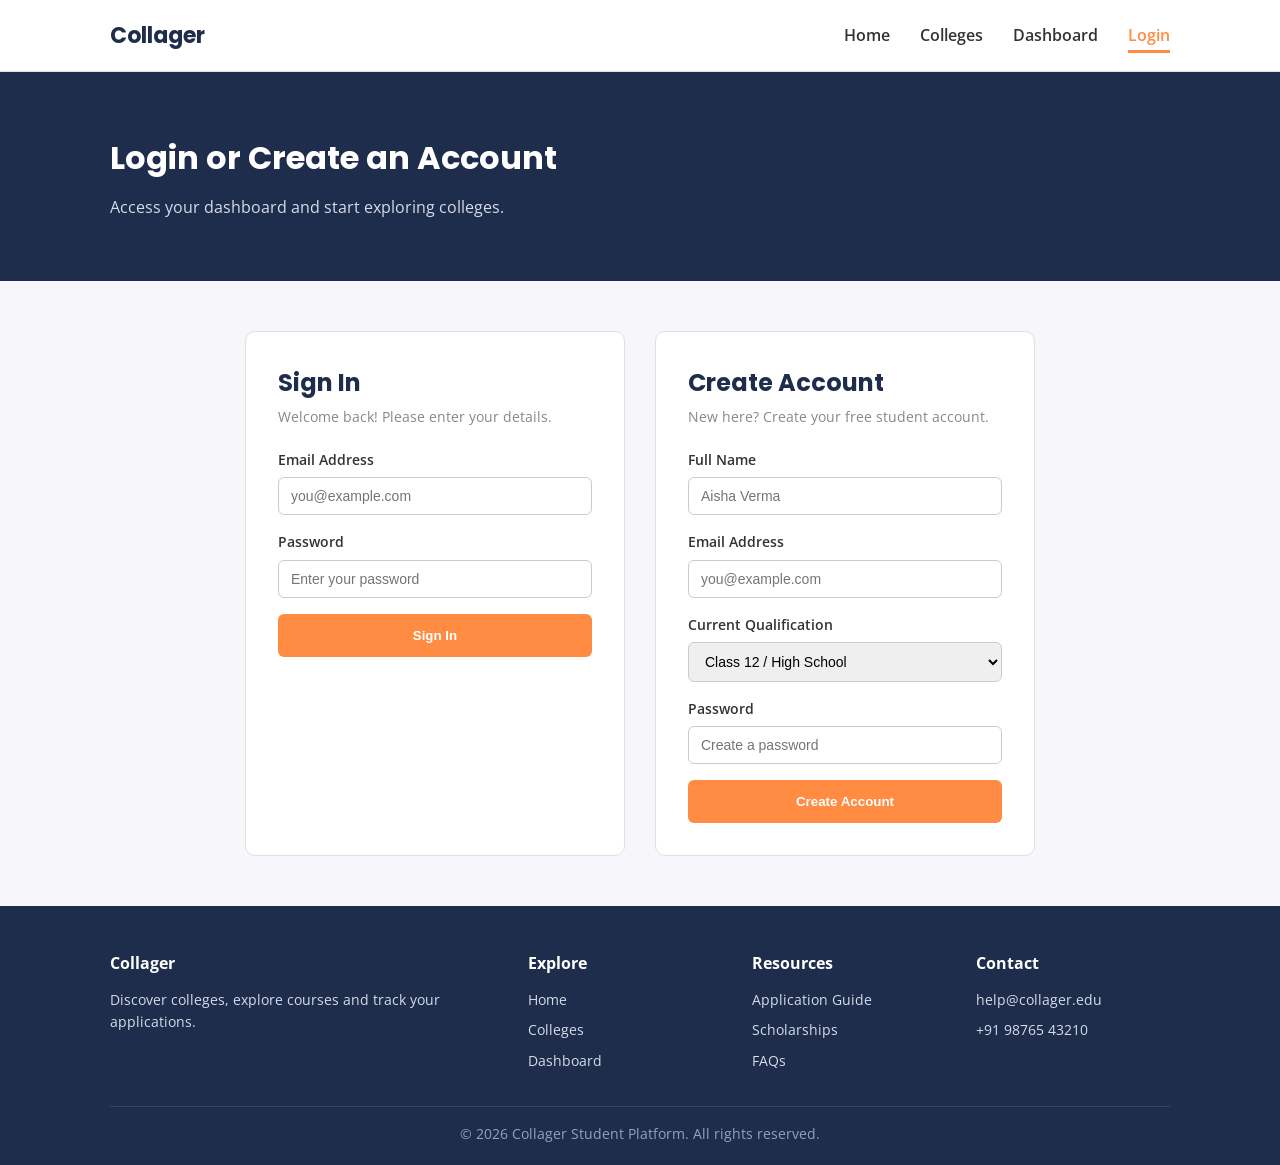
<file: index.html>
<!DOCTYPE html>
<html lang="en">
<head>
<meta charset="UTF-8">
<meta name="viewport" content="width=device-width, initial-scale=1.0">
<title>Collager - Login & Register</title>
<link rel="stylesheet" href="style.css">
</head>
<body>

<nav class="navbar">
  <div class="container">
    <div class="logo">Collager</div>
    <ul class="nav-links">
      <li><a href="home.html">Home</a></li>
      <li><a href="college-details.html">Colleges</a></li>
      <li><a href="dashboard.html">Dashboard</a></li>
      <li><a href="index.html" class="active">Login</a></li>
    </ul>
  </div>
</nav>

<header class="page-header">
  <div class="container">
    <h1>Login or Create an Account</h1>
    <p>Access your dashboard and start exploring colleges.</p>
  </div>
</header>

<section class="container">
  <div class="auth-wrapper">
    <div class="auth-box">
      <h2>Sign In</h2>
      <p class="subtitle">Welcome back! Please enter your details.</p>
      <form>
        <div class="form-group"><label for="login-email">Email Address</label><input type="email" id="login-email" placeholder="you@example.com" required></div>
        <div class="form-group"><label for="login-password">Password</label><input type="password" id="login-password" placeholder="Enter your password" required></div>
        <button type="submit" class="btn btn-primary">Sign In</button>
      </form>
    </div>

    <div class="auth-box">
      <h2>Create Account</h2>
      <p class="subtitle">New here? Create your free student account.</p>
      <form>
        <div class="form-group"><label for="reg-name">Full Name</label><input type="text" id="reg-name" placeholder="Aisha Verma" required></div>
        <div class="form-group"><label for="reg-email">Email Address</label><input type="email" id="reg-email" placeholder="you@example.com" required></div>
        <div class="form-group">
          <label for="reg-grade">Current Qualification</label>
          <select id="reg-grade">
            <option>Class 12 / High School</option>
            <option>Undergraduate</option>
            <option>Diploma</option>
          </select>
        </div>
        <div class="form-group"><label for="reg-password">Password</label><input type="password" id="reg-password" placeholder="Create a password" required></div>
        <button type="submit" class="btn btn-primary">Create Account</button>
      </form>
    </div>
  </div>
</section>

<footer class="footer">
  <div class="container">
    <div class="footer-grid">
      <div><h4>Collager</h4><p>Discover colleges, explore courses and track your applications.</p></div>
      <div><h4>Explore</h4><ul><li><a href="home.html">Home</a></li><li><a href="college-details.html">Colleges</a></li><li><a href="dashboard.html">Dashboard</a></li></ul></div>
      <div><h4>Resources</h4><ul><li><a href="#">Application Guide</a></li><li><a href="#">Scholarships</a></li><li><a href="#">FAQs</a></li></ul></div>
      <div><h4>Contact</h4><ul><li><a href="#">help@collager.edu</a></li><li><a href="#">+91 98765 43210</a></li></ul></div>
    </div>
    <div class="footer-bottom"><p>&copy; 2026 Collager Student Platform. All rights reserved.</p></div>
  </div>
</footer>

</body>
</html>
</file>
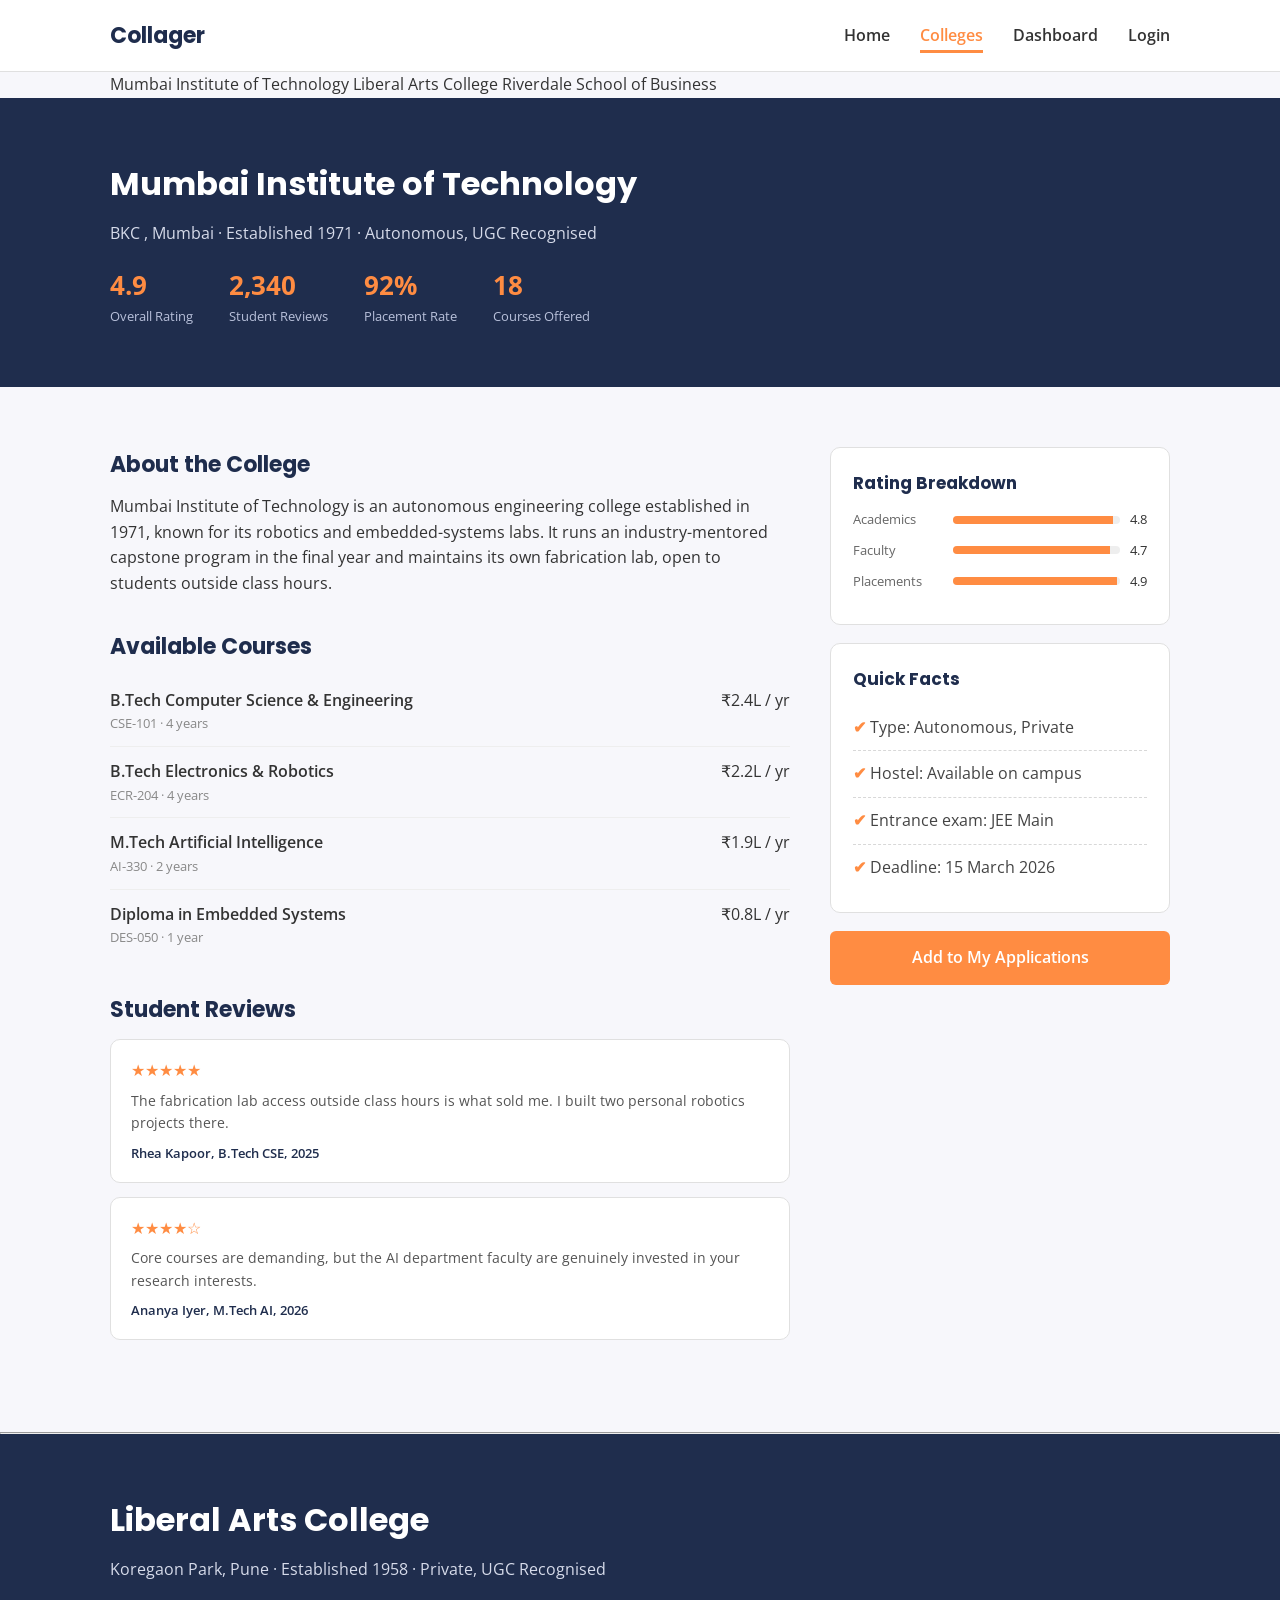
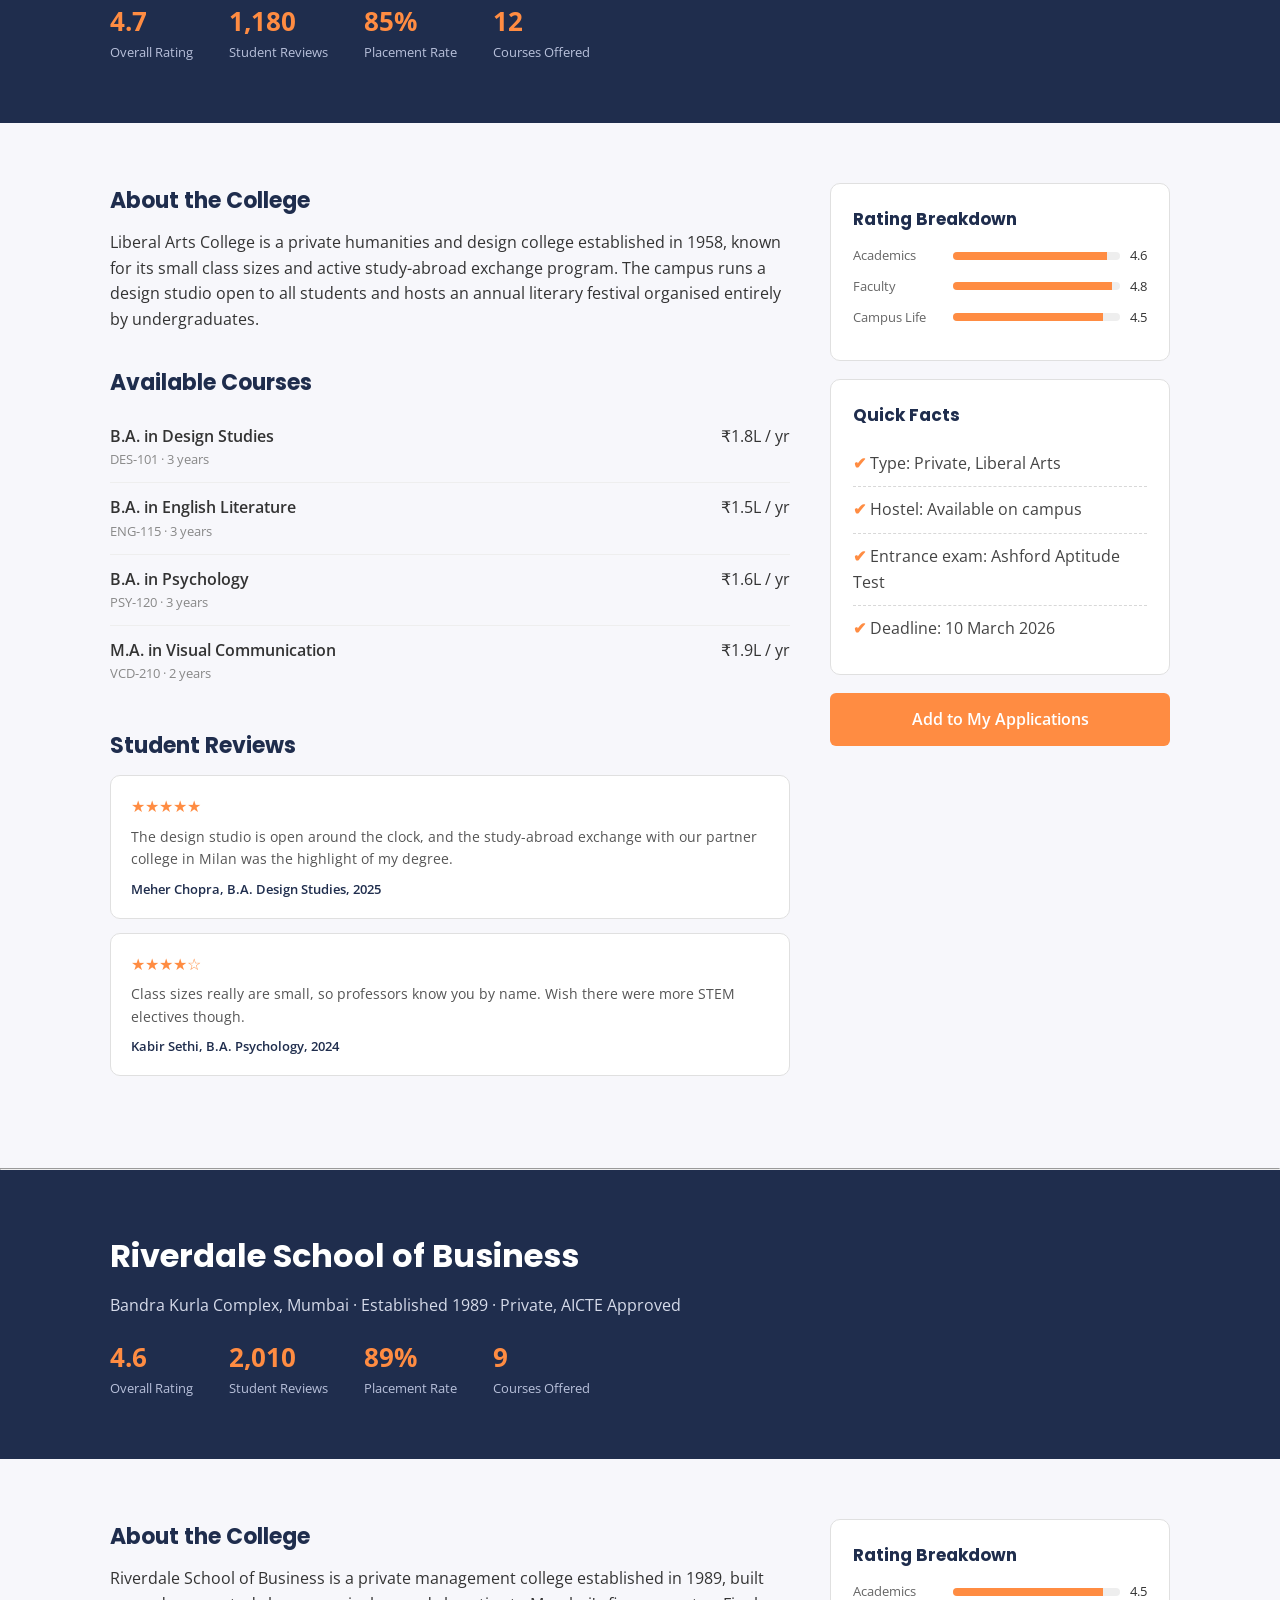
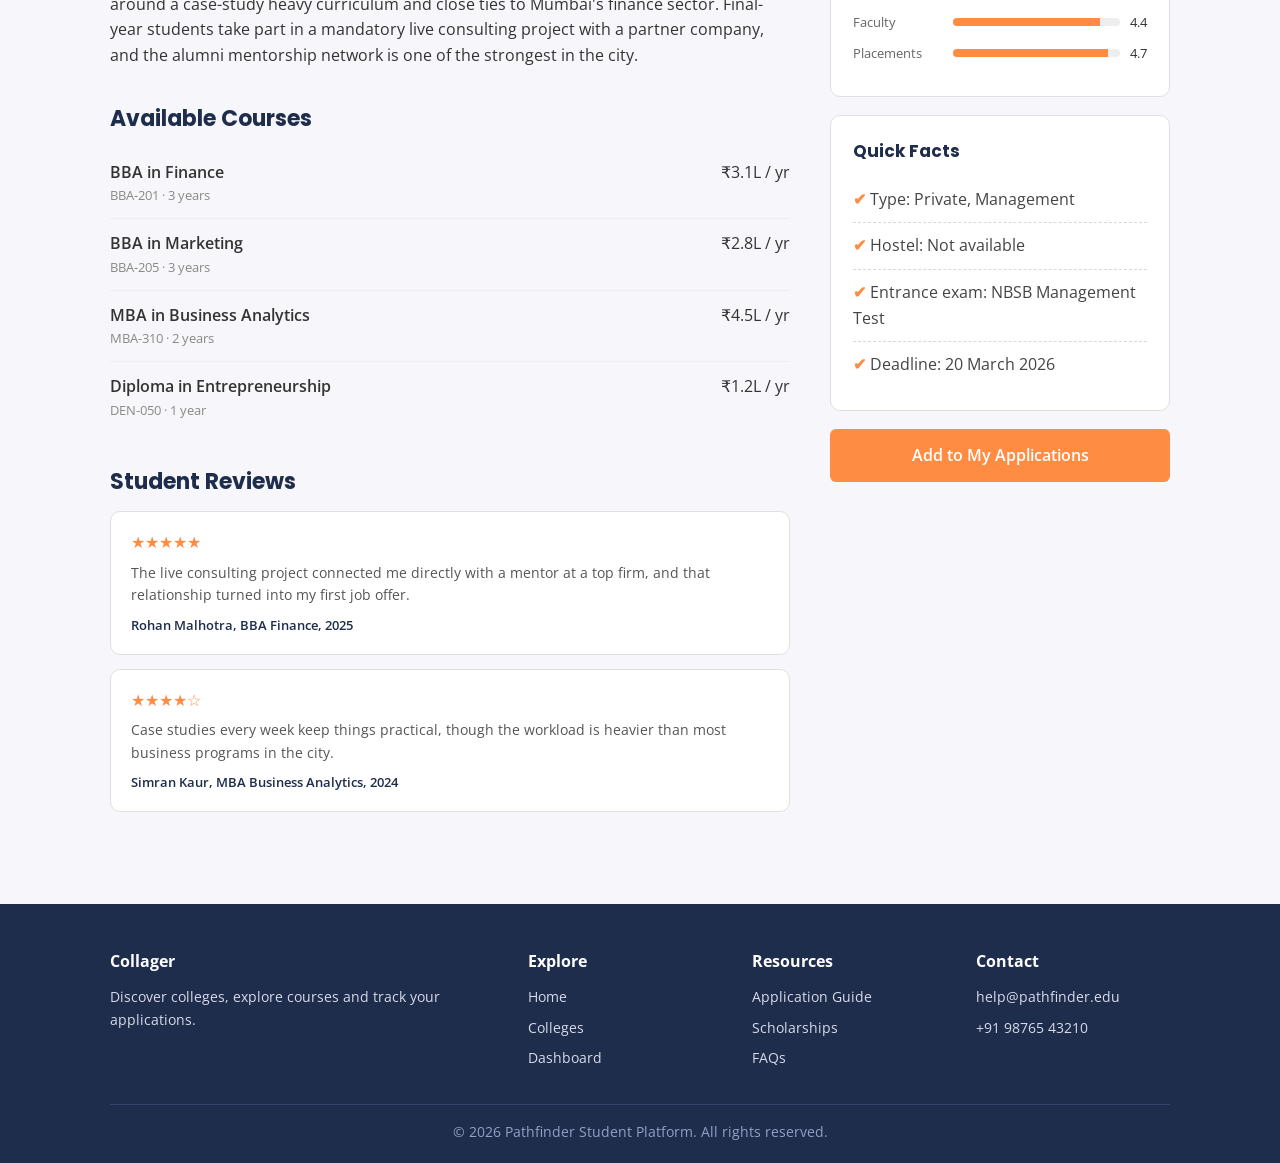
<file: college-details.html>
<!DOCTYPE html>
<html lang="en">
<head>
<meta charset="UTF-8">
<meta name="viewport" content="width=device-width, initial-scale=1.0">
<title>College Details - Collager</title>
<link rel="stylesheet" href="style.css">

</head>
<body>

<nav class="navbar">
  <div class="container">
    <div class="logo">Collager</div>
    <ul class="nav-links">
      <li><a href="home.html">Home</a></li>
      <li><a href="college-details.html" class="active">Colleges</a></li>
      <li><a href="dashboard.html">Dashboard</a></li>
      <li><a href="index.html">Login</a></li>
    </ul>
  </div>
</nav>

<section class="college-jump">
  <div class="container">
    <a href="#meridian">Mumbai Institute of Technology</a>
    <a href="#ashford"> Liberal Arts College</a>
    <a href="#northbridge"> Riverdale School of Business</a>
  </div>
</section>

<!-- ===================== MERIDIAN ===================== -->
<header class="page-header" id="meridian">
  <div class="container">
    <h1>Mumbai Institute of Technology</h1>
    <p>BKC , Mumbai &middot; Established 1971 &middot; Autonomous, UGC Recognised</p>
    <div class="detail-stats">
      <div><div class="num">4.9</div><div class="label">Overall Rating</div></div>
      <div><div class="num">2,340</div><div class="label">Student Reviews</div></div>
      <div><div class="num">92%</div><div class="label">Placement Rate</div></div>
      <div><div class="num">18</div><div class="label">Courses Offered</div></div>
    </div>
  </div>
</header>

<section class="section">
  <div class="container">
    <div class="detail-layout">
      <div>
        <div class="detail-block">
          <h2>About the College</h2>
          <p>Mumbai Institute of Technology is an autonomous engineering college established in 1971, known for its robotics and embedded-systems labs. It runs an industry-mentored capstone program in the final year and maintains its own fabrication lab, open to students outside class hours.</p>
        </div>

        <div class="detail-block">
          <h2>Available Courses</h2>
          <ul class="course-list">
            <li><div><div class="course-name">B.Tech Computer Science &amp; Engineering</div><div class="course-code">CSE-101 &middot; 4 years</div></div><span>₹2.4L / yr</span></li>
            <li><div><div class="course-name">B.Tech Electronics &amp; Robotics</div><div class="course-code">ECR-204 &middot; 4 years</div></div><span>₹2.2L / yr</span></li>
            <li><div><div class="course-name">M.Tech Artificial Intelligence</div><div class="course-code">AI-330 &middot; 2 years</div></div><span>₹1.9L / yr</span></li>
            <li><div><div class="course-name">Diploma in Embedded Systems</div><div class="course-code">DES-050 &middot; 1 year</div></div><span>₹0.8L / yr</span></li>
          </ul>
        </div>

        <div class="detail-block">
          <h2>Student Reviews</h2>
          <div class="review-card">
            <div class="stars">★★★★★</div>
            <p>The fabrication lab access outside class hours is what sold me. I built two personal robotics projects there.</p>
            <div class="who">Rhea Kapoor, B.Tech CSE, 2025</div>
          </div>
          <div class="review-card">
            <div class="stars">★★★★☆</div>
            <p>Core courses are demanding, but the AI department faculty are genuinely invested in your research interests.</p>
            <div class="who">Ananya Iyer, M.Tech AI, 2026</div>
          </div>
        </div>
      </div>

      <aside>
        <div class="side-box">
          <h3>Rating Breakdown</h3>
          <div class="bar-row"><span>Academics</span><div class="bar-track"><div class="bar-fill" style="width:96%"></div></div><span>4.8</span></div>
          <div class="bar-row"><span>Faculty</span><div class="bar-track"><div class="bar-fill" style="width:94%"></div></div><span>4.7</span></div>
          <div class="bar-row"><span>Placements</span><div class="bar-track"><div class="bar-fill" style="width:98%"></div></div><span>4.9</span></div>
        </div>

        <div class="side-box">
          <h3>Quick Facts</h3>
          <ul class="tick-list">
            <li>Type: Autonomous, Private</li>
            <li>Hostel: Available on campus</li>
            <li>Entrance exam: JEE Main</li>
            <li>Deadline: 15 March 2026</li>
          </ul>
        </div>

        <a href="dashboard.html" class="btn btn-primary" style="width:100%; text-align:center;">Add to My Applications</a>
      </aside>
    </div>
  </div>
</section>

<hr class="college-divider">


<header class="page-header" id="ashford">
  <div class="container">
    <h1>Liberal Arts College</h1>
    <p>Koregaon Park, Pune &middot; Established 1958 &middot; Private, UGC Recognised</p>
    <div class="detail-stats">
      <div><div class="num">4.7</div><div class="label">Overall Rating</div></div>
      <div><div class="num">1,180</div><div class="label">Student Reviews</div></div>
      <div><div class="num">85%</div><div class="label">Placement Rate</div></div>
      <div><div class="num">12</div><div class="label">Courses Offered</div></div>
    </div>
  </div>
</header>

<section class="section">
  <div class="container">
    <div class="detail-layout">
      <div>
        <div class="detail-block">
          <h2>About the College</h2>
          <p> Liberal Arts College is a private humanities and design college established in 1958, known for its small class sizes and active study-abroad exchange program. The campus runs a design studio open to all students and hosts an annual literary festival organised entirely by undergraduates.</p>
        </div>

        <div class="detail-block">
          <h2>Available Courses</h2>
          <ul class="course-list">
            <li><div><div class="course-name">B.A. in Design Studies</div><div class="course-code">DES-101 &middot; 3 years</div></div><span>₹1.8L / yr</span></li>
            <li><div><div class="course-name">B.A. in English Literature</div><div class="course-code">ENG-115 &middot; 3 years</div></div><span>₹1.5L / yr</span></li>
            <li><div><div class="course-name">B.A. in Psychology</div><div class="course-code">PSY-120 &middot; 3 years</div></div><span>₹1.6L / yr</span></li>
            <li><div><div class="course-name">M.A. in Visual Communication</div><div class="course-code">VCD-210 &middot; 2 years</div></div><span>₹1.9L / yr</span></li>
          </ul>
        </div>

        <div class="detail-block">
          <h2>Student Reviews</h2>
          <div class="review-card">
            <div class="stars">★★★★★</div>
            <p>The design studio is open around the clock, and the study-abroad exchange with our partner college in Milan was the highlight of my degree.</p>
            <div class="who">Meher Chopra, B.A. Design Studies, 2025</div>
          </div>
          <div class="review-card">
            <div class="stars">★★★★☆</div>
            <p>Class sizes really are small, so professors know you by name. Wish there were more STEM electives though.</p>
            <div class="who">Kabir Sethi, B.A. Psychology, 2024</div>
          </div>
        </div>
      </div>

      <aside>
        <div class="side-box">
          <h3>Rating Breakdown</h3>
          <div class="bar-row"><span>Academics</span><div class="bar-track"><div class="bar-fill" style="width:92%"></div></div><span>4.6</span></div>
          <div class="bar-row"><span>Faculty</span><div class="bar-track"><div class="bar-fill" style="width:95%"></div></div><span>4.8</span></div>
          <div class="bar-row"><span>Campus Life</span><div class="bar-track"><div class="bar-fill" style="width:90%"></div></div><span>4.5</span></div>
        </div>

        <div class="side-box">
          <h3>Quick Facts</h3>
          <ul class="tick-list">
            <li>Type: Private, Liberal Arts</li>
            <li>Hostel: Available on campus</li>
            <li>Entrance exam: Ashford Aptitude Test</li>
            <li>Deadline: 10 March 2026</li>
          </ul>
        </div>

        <a href="dashboard.html" class="btn btn-primary" style="width:100%; text-align:center;">Add to My Applications</a>
      </aside>
    </div>
  </div>
</section>

<hr class="college-divider">


<header class="page-header" id="northbridge">
  <div class="container">
    <h1>Riverdale School of Business</h1>
    <p>Bandra Kurla Complex, Mumbai &middot; Established 1989 &middot; Private, AICTE Approved</p>
    <div class="detail-stats">
      <div><div class="num">4.6</div><div class="label">Overall Rating</div></div>
      <div><div class="num">2,010</div><div class="label">Student Reviews</div></div>
      <div><div class="num">89%</div><div class="label">Placement Rate</div></div>
      <div><div class="num">9</div><div class="label">Courses Offered</div></div>
    </div>
  </div>
</header>

<section class="section">
  <div class="container">
    <div class="detail-layout">
      <div>
        <div class="detail-block">
          <h2>About the College</h2>
          <p>Riverdale School of Business is a private management college established in 1989, built around a case-study heavy curriculum and close ties to Mumbai's finance sector. Final-year students take part in a mandatory live consulting project with a partner company, and the alumni mentorship network is one of the strongest in the city.</p>
        </div>

        <div class="detail-block">
          <h2>Available Courses</h2>
          <ul class="course-list">
            <li><div><div class="course-name">BBA in Finance</div><div class="course-code">BBA-201 &middot; 3 years</div></div><span>₹3.1L / yr</span></li>
            <li><div><div class="course-name">BBA in Marketing</div><div class="course-code">BBA-205 &middot; 3 years</div></div><span>₹2.8L / yr</span></li>
            <li><div><div class="course-name">MBA in Business Analytics</div><div class="course-code">MBA-310 &middot; 2 years</div></div><span>₹4.5L / yr</span></li>
            <li><div><div class="course-name">Diploma in Entrepreneurship</div><div class="course-code">DEN-050 &middot; 1 year</div></div><span>₹1.2L / yr</span></li>
          </ul>
        </div>

        <div class="detail-block">
          <h2>Student Reviews</h2>
          <div class="review-card">
            <div class="stars">★★★★★</div>
            <p>The live consulting project connected me directly with a mentor at a top firm, and that relationship turned into my first job offer.</p>
            <div class="who">Rohan Malhotra, BBA Finance, 2025</div>
          </div>
          <div class="review-card">
            <div class="stars">★★★★☆</div>
            <p>Case studies every week keep things practical, though the workload is heavier than most business programs in the city.</p>
            <div class="who">Simran Kaur, MBA Business Analytics, 2024</div>
          </div>
        </div>
      </div>

      <aside>
        <div class="side-box">
          <h3>Rating Breakdown</h3>
          <div class="bar-row"><span>Academics</span><div class="bar-track"><div class="bar-fill" style="width:90%"></div></div><span>4.5</span></div>
          <div class="bar-row"><span>Faculty</span><div class="bar-track"><div class="bar-fill" style="width:88%"></div></div><span>4.4</span></div>
          <div class="bar-row"><span>Placements</span><div class="bar-track"><div class="bar-fill" style="width:93%"></div></div><span>4.7</span></div>
        </div>

        <div class="side-box">
          <h3>Quick Facts</h3>
          <ul class="tick-list">
            <li>Type: Private, Management</li>
            <li>Hostel: Not available</li>
            <li>Entrance exam: NBSB Management Test</li>
            <li>Deadline: 20 March 2026</li>
          </ul>
        </div>

        <a href="dashboard.html" class="btn btn-primary" style="width:100%; text-align:center;">Add to My Applications</a>
      </aside>
    </div>
  </div>
</section>

<footer class="footer">
  <div class="container">
    <div class="footer-grid">
      <div><h4>Collager</h4><p>Discover colleges, explore courses and track your applications.</p></div>
      <div><h4>Explore</h4><ul><li><a href="home.html">Home</a></li><li><a href="college-details.html">Colleges</a></li><li><a href="dashboard.html">Dashboard</a></li></ul></div>
      <div><h4>Resources</h4><ul><li><a href="#">Application Guide</a></li><li><a href="#">Scholarships</a></li><li><a href="#">FAQs</a></li></ul></div>
      <div><h4>Contact</h4><ul><li><a href="#">help@pathfinder.edu</a></li><li><a href="#">+91 98765 43210</a></li></ul></div>
    </div>
    <div class="footer-bottom"><p>&copy; 2026 Pathfinder Student Platform. All rights reserved.</p></div>
  </div>
</footer>

</body>
</html>
</file>
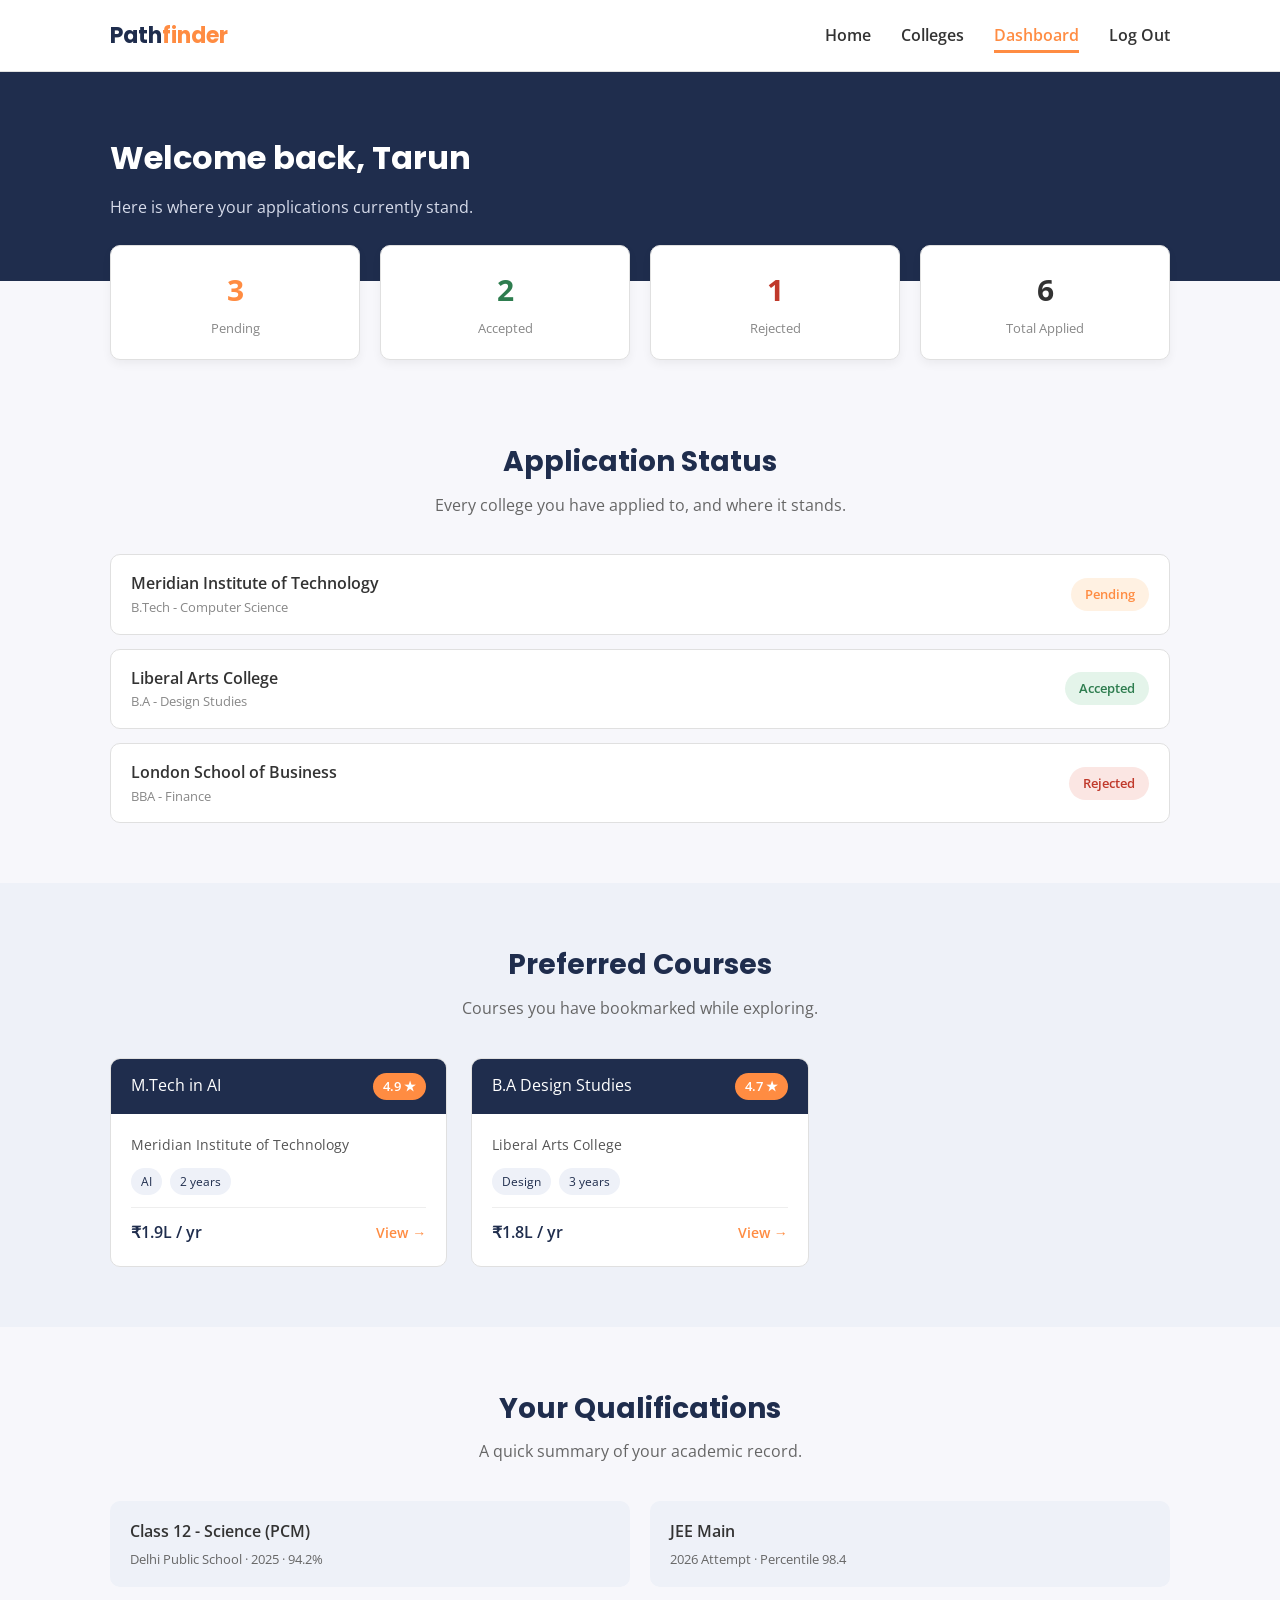
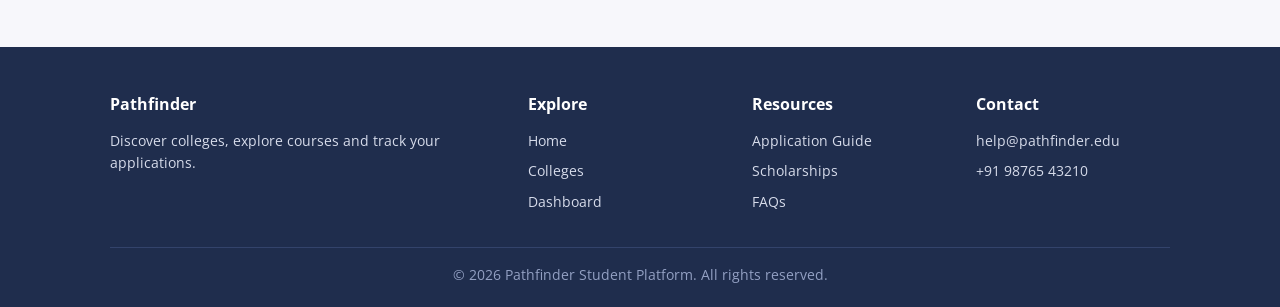
<file: dashboard.html>
<!DOCTYPE html>
<html lang="en">
<head>
<meta charset="UTF-8">
<meta name="viewport" content="width=device-width, initial-scale=1.0">
<title>My Dashboard - Pathfinder</title>
<link rel="stylesheet" href="style.css">
</head>
<body>

<nav class="navbar">
  <div class="container">
    <div class="logo">Path<span>finder</span></div>
    <ul class="nav-links">
      <li><a href="home.html">Home</a></li>
      <li><a href="college-details.html">Colleges</a></li>
      <li><a href="dashboard.html" class="active">Dashboard</a></li>
      <li><a href="index.html">Log Out</a></li>
    </ul>
  </div>
</nav>

<header class="page-header">
  <div class="container">
    <h1>Welcome back, Tarun</h1>
    <p>Here is where your applications currently stand.</p>
  </div>
</header>

<div class="container">
  <div class="stat-cards">
    <div class="stat-card pending"><div class="num">3</div><div class="label">Pending</div></div>
    <div class="stat-card accepted"><div class="num">2</div><div class="label">Accepted</div></div>
    <div class="stat-card rejected"><div class="num">1</div><div class="label">Rejected</div></div>
    <div class="stat-card"><div class="num">6</div><div class="label">Total Applied</div></div>
  </div>
</div>

<section class="section">
  <div class="container">
    <div class="section-title"><h2>Application Status</h2><p>Every college you have applied to, and where it stands.</p></div>

    <div class="application-list">
      <div class="application-item">
        <div><div class="college-name">Meridian Institute of Technology</div><div class="course-info">B.Tech - Computer Science</div></div>
        <span class="status status-pending">Pending</span>
      </div>
      <div class="application-item">
        <div><div class="college-name">Liberal Arts College</div><div class="course-info">B.A - Design Studies</div></div>
        <span class="status status-accepted">Accepted</span>
      </div>
      <div class="application-item">
        <div><div class="college-name">London School of Business</div><div class="course-info">BBA - Finance</div></div>
        <span class="status status-rejected">Rejected</span>
      </div>
    </div>
  </div>
</section>

<section class="section section-alt">
  <div class="container">
    <div class="section-title"><h2>Preferred Courses</h2><p>Courses you have bookmarked while exploring.</p></div>

    <div class="card-grid">
      <div class="card">
        <div class="card-top"><span>M.Tech in AI</span><span class="rating">4.9 ★</span></div>
        <div class="card-body">
          <p class="location">Meridian Institute of Technology</p>
          <div class="tags"><span class="tag">AI</span><span class="tag">2 years</span></div>
          <div class="card-footer"><span class="price">₹1.9L / yr</span><a href="college-details.html">View &rarr;</a></div>
        </div>
      </div>
      <div class="card">
        <div class="card-top"><span>B.A Design Studies</span><span class="rating">4.7 ★</span></div>
        <div class="card-body">
          <p class="location">Liberal Arts College</p>
          <div class="tags"><span class="tag">Design</span><span class="tag">3 years</span></div>
          <div class="card-footer"><span class="price">₹1.8L / yr</span><a href="college-details.html">View &rarr;</a></div>
        </div>
      </div>
    </div>
  </div>
</section>

<section class="section">
  <div class="container">
    <div class="section-title"><h2>Your Qualifications</h2><p>A quick summary of your academic record.</p></div>
    <div class="qual-grid">
      <div class="qual-card"><div class="qual-title">Class 12 - Science (PCM)</div><div class="qual-info">Delhi Public School &middot; 2025 &middot; 94.2%</div></div>
      <div class="qual-card"><div class="qual-title">JEE Main</div><div class="qual-info">2026 Attempt &middot; Percentile 98.4</div></div>
    </div>
  </div>
</section>

<footer class="footer">
  <div class="container">
    <div class="footer-grid">
      <div><h4>Pathfinder</h4><p>Discover colleges, explore courses and track your applications.</p></div>
      <div><h4>Explore</h4><ul><li><a href="home.html">Home</a></li><li><a href="college-details.html">Colleges</a></li><li><a href="dashboard.html">Dashboard</a></li></ul></div>
      <div><h4>Resources</h4><ul><li><a href="#">Application Guide</a></li><li><a href="#">Scholarships</a></li><li><a href="#">FAQs</a></li></ul></div>
      <div><h4>Contact</h4><ul><li><a href="#">help@pathfinder.edu</a></li><li><a href="#">+91 98765 43210</a></li></ul></div>
    </div>
    <div class="footer-bottom"><p>&copy; 2026 Pathfinder Student Platform. All rights reserved.</p></div>
  </div>
</footer>

</body>
</html>
</file>
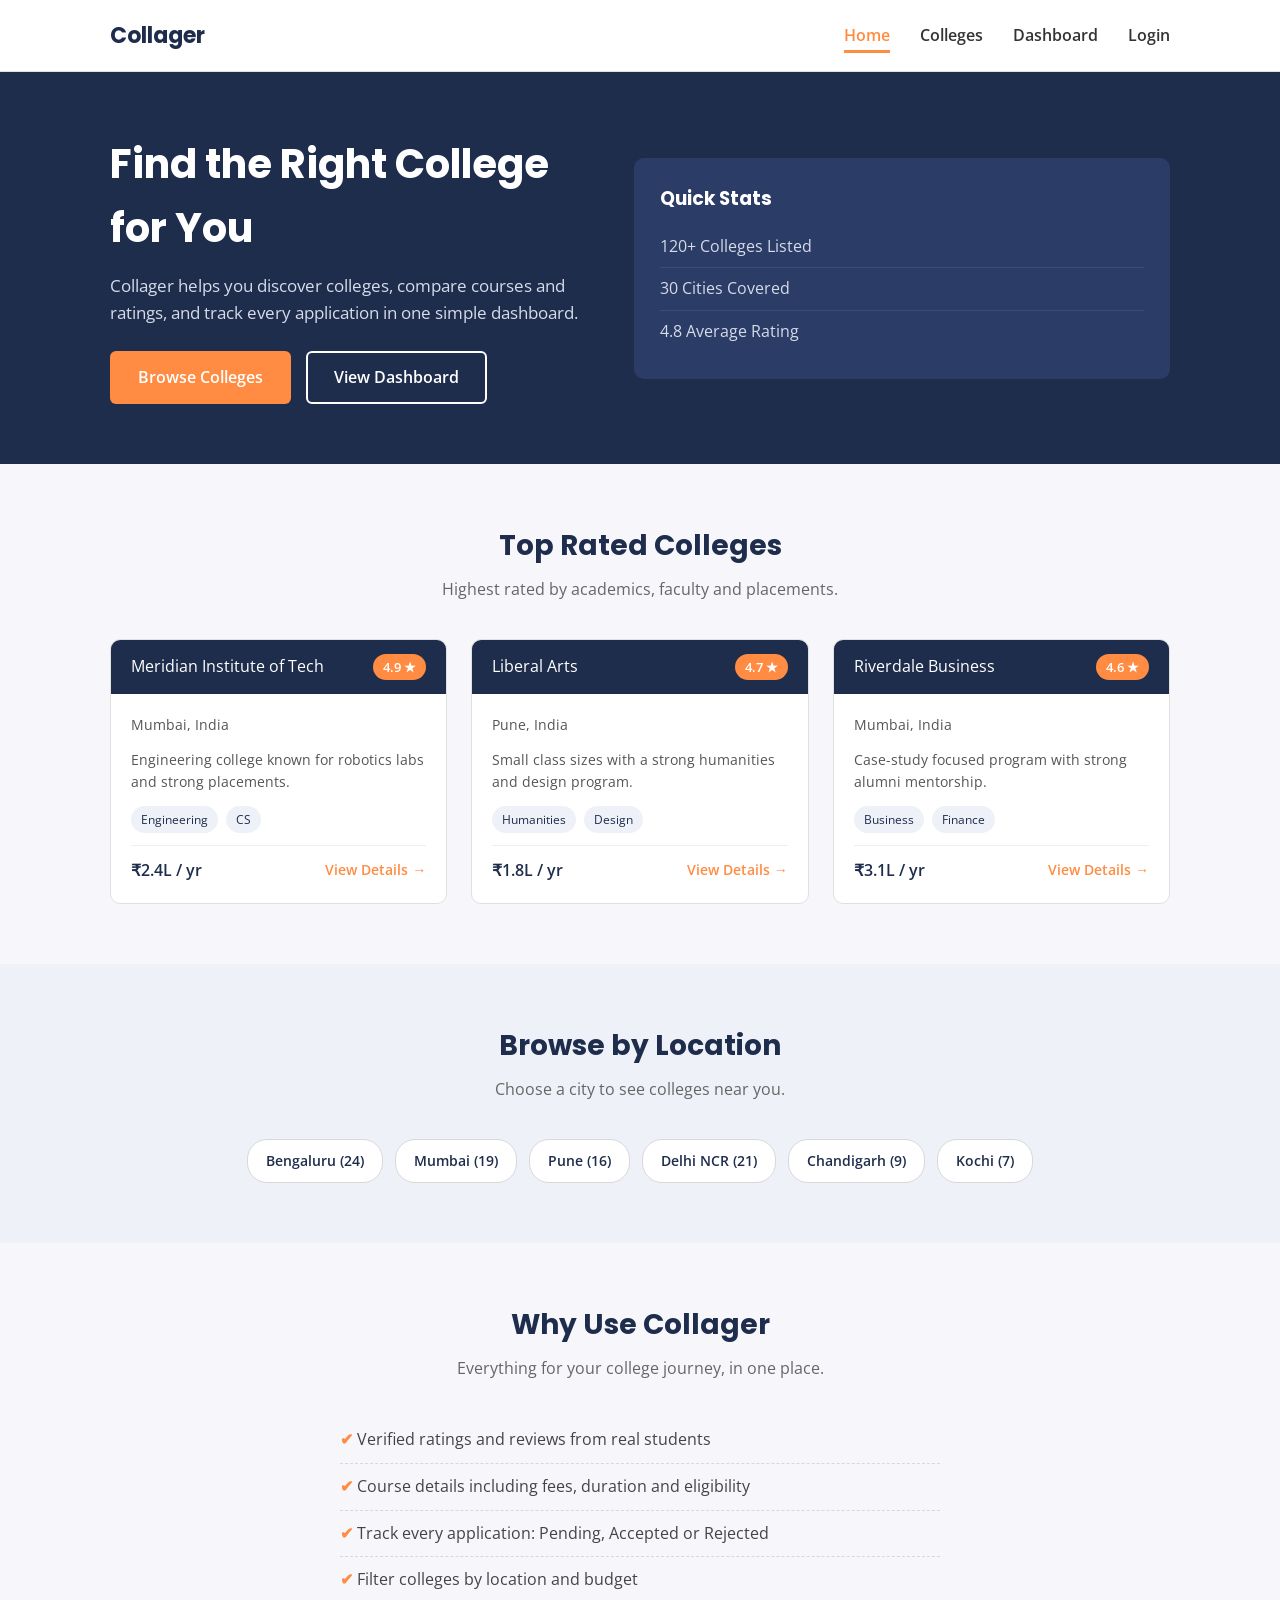
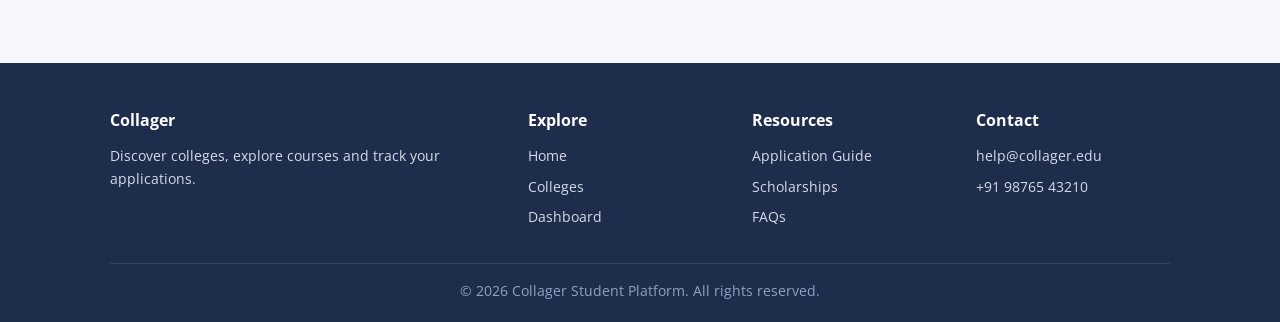
<file: home.html>
<!DOCTYPE html>
<html lang="en">
<head>
<meta charset="UTF-8">
<meta name="viewport" content="width=device-width, initial-scale=1.0">
<title>Collager - Home</title>
<link rel="stylesheet" href="style.css">
</head>
<body>

<nav class="navbar">
  <div class="container">
    <div class="logo">Collager</div>
    <ul class="nav-links">
      <li><a href="home.html" class="active">Home</a></li>
      <li><a href="college-details.html">Colleges</a></li>
      <li><a href="dashboard.html">Dashboard</a></li>
      <li><a href="index.html">Login</a></li>
    </ul>
  </div>
</nav>

<header class="hero">
  <div class="container">
    <div class="hero-text">
      <h1>Find the Right College for You</h1>
      <p>Collager helps you discover colleges, compare courses and ratings, and track every application in one simple dashboard.</p>
      <div class="hero-buttons">
        <a href="college-details.html" class="btn btn-primary">Browse Colleges</a>
        <a href="dashboard.html" class="btn btn-outline">View Dashboard</a>
      </div>
    </div>
    <div class="hero-box">
      <h3>Quick Stats</h3>
      <ul>
        <li>120+ Colleges Listed</li>
        <li>30 Cities Covered</li>
        <li>4.8 Average Rating</li>
      </ul>
    </div>
  </div>
</header>

<section class="section">
  <div class="container">
    <div class="section-title"><h2>Top Rated Colleges</h2><p>Highest rated by academics, faculty and placements.</p></div>

    <div class="card-grid">
      <div class="card">
        <div class="card-top"><span>Meridian Institute of Tech</span><span class="rating">4.9 ★</span></div>
        <div class="card-body">
          <p class="location">Mumbai, India</p>
          <p>Engineering college known for robotics labs and strong placements.</p>
          <div class="tags"><span class="tag">Engineering</span><span class="tag">CS</span></div>
          <div class="card-footer"><span class="price">₹2.4L / yr</span><a href="college-details.html">View Details &rarr;</a></div>
        </div>
      </div>

      <div class="card">
        <div class="card-top"><span>Liberal Arts</span><span class="rating">4.7 ★</span></div>
        <div class="card-body">
          <p class="location">Pune, India</p>
          <p>Small class sizes with a strong humanities and design program.</p>
          <div class="tags"><span class="tag">Humanities</span><span class="tag">Design</span></div>
          <div class="card-footer"><span class="price">₹1.8L / yr</span><a href="college-details.html">View Details &rarr;</a></div>
        </div>
      </div>

      <div class="card">
        <div class="card-top"><span>Riverdale  Business</span><span class="rating">4.6 ★</span></div>
        <div class="card-body">
          <p class="location">Mumbai, India</p>
          <p>Case-study focused program with strong alumni mentorship.</p>
          <div class="tags"><span class="tag">Business</span><span class="tag">Finance</span></div>
          <div class="card-footer"><span class="price">₹3.1L / yr</span><a href="college-details.html">View Details &rarr;</a></div>
        </div>
      </div>
    </div>
  </div>
</section>

<section class="section section-alt">
  <div class="container">
    <div class="section-title"><h2>Browse by Location</h2><p>Choose a city to see colleges near you.</p></div>
    <div class="chip-list">
      <span class="chip">Bengaluru (24)</span>
      <span class="chip">Mumbai (19)</span>
      <span class="chip">Pune (16)</span>
      <span class="chip">Delhi NCR (21)</span>
      <span class="chip">Chandigarh (9)</span>
      <span class="chip">Kochi (7)</span>
    </div>
  </div>
</section>

<section class="section">
  <div class="container">
    <div class="section-title"><h2>Why Use Collager</h2><p>Everything for your college journey, in one place.</p></div>
    <ul class="tick-list" style="max-width:600px; margin:0 auto;">
      <li>Verified ratings and reviews from real students</li>
      <li>Course details including fees, duration and eligibility</li>
      <li>Track every application: Pending, Accepted or Rejected</li>
      <li>Filter colleges by location and budget</li>
    </ul>
  </div>
</section>

<footer class="footer">
  <div class="container">
    <div class="footer-grid">
      <div><h4>Collager</h4><p>Discover colleges, explore courses and track your applications.</p></div>
      <div><h4>Explore</h4><ul><li><a href="home.html">Home</a></li><li><a href="college-details.html">Colleges</a></li><li><a href="dashboard.html">Dashboard</a></li></ul></div>
      <div><h4>Resources</h4><ul><li><a href="#">Application Guide</a></li><li><a href="#">Scholarships</a></li><li><a href="#">FAQs</a></li></ul></div>
      <div><h4>Contact</h4><ul><li><a href="#">help@collager.edu</a></li><li><a href="#">+91 98765 43210</a></li></ul></div>
    </div>
    <div class="footer-bottom"><p>&copy; 2026 Collager Student Platform. All rights reserved.</p></div>
  </div>
</footer>

</body>
</html>
</file>
<file: style.css>
@import url('https://fonts.googleapis.com/css2?family=Poppins:wght@500;600;700&family=Open+Sans:wght@400;600&display=swap');

* { margin: 0; padding: 0; box-sizing: border-box; }

body { font-family: 'Open Sans', sans-serif; background: #f7f7fb; color: #333; line-height: 1.6; }
h1, h2, h3 { font-family: 'Poppins', sans-serif; color: #1f2d4d; }
a { text-decoration: none; color: inherit; }
ul { list-style: none; }
.container { max-width: 1100px; margin: 0 auto; padding: 0 20px; }


.btn { display: inline-block; padding: 12px 26px; border-radius: 6px; font-weight: 600; border: 2px solid transparent; cursor: pointer; transition: 0.3s; }
.btn-primary { background: #ff8c42; color: #fff; }
.btn-primary:hover { background: #e6752c; }
.btn-outline { background: transparent; border-color: #1f2d4d; color: #1f2d4d; }
.btn-outline:hover { background: #1f2d4d; color: #fff; }


.navbar { background: #fff; border-bottom: 1px solid #e0e0e0; padding: 18px 0; }
.navbar .container { display: flex; justify-content: space-between; align-items: center; flex-wrap: wrap; }
.logo { font-family: 'Poppins', sans-serif; font-size: 22px; font-weight: 700; color: #1f2d4d; }
.logo span { color: #ff8c42; }
.nav-links { display: flex; gap: 30px; }
.nav-links a { font-weight: 600; padding-bottom: 4px; border-bottom: 3px solid transparent; transition: 0.3s; }
.nav-links a:hover, .nav-links a.active { color: #ff8c42; border-color: #ff8c42; }


.hero, .page-header { background: #1f2d4d; color: #fff; padding: 60px 0; }
.hero .container { display: flex; flex-wrap: wrap; align-items: center; gap: 40px; }
.hero-text { flex: 1; min-width: 300px; }
.hero h1, .page-header h1 { color: #fff; margin-bottom: 12px; }
.hero h1 { font-size: 40px; }
.hero p, .page-header p { color: #d6dbea; }
.hero p { font-size: 17px; margin-bottom: 24px; max-width: 500px; }
.hero-buttons { display: flex; gap: 15px; flex-wrap: wrap; }
.hero-buttons .btn-outline { border-color: #fff; color: #fff; }
.hero-buttons .btn-outline:hover { background: #fff; color: #1f2d4d; }
.hero-box { flex: 1; min-width: 260px; background: #2b3c66; border-radius: 10px; padding: 26px; }
.hero-box h3 { color: #fff; margin-bottom: 12px; }
.hero-box li { padding: 8px 0; border-bottom: 1px solid #3d4d75; color: #d6dbea; }
.hero-box li:last-child { border: none; }


.section { padding: 60px 0; }
.section-alt { background: #eef1f8; }
.section-title { text-align: center; margin-bottom: 36px; }
.section-title h2 { font-size: 28px; margin-bottom: 8px; }
.section-title p { color: #666; }


.card-grid { display: grid; grid-template-columns: repeat(3, 1fr); gap: 24px; }
.card { background: #fff; border: 1px solid #e0e0e0; border-radius: 10px; overflow: hidden; transition: 0.3s; }
.card:hover { transform: translateY(-6px); box-shadow: 0 8px 20px rgba(0,0,0,0.1); }
.card-top { background: #1f2d4d; color: #fff; padding: 14px 20px; display: flex; justify-content: space-between; }
.rating { background: #ff8c42; padding: 3px 10px; border-radius: 20px; font-size: 13px; font-weight: 600; }
.card-body { padding: 20px; }
.card-body h3 { font-size: 18px; margin-bottom: 6px; }
.location { color: #888; font-size: 14px; margin-bottom: 10px; }
.card-body p { font-size: 14px; color: #555; margin-bottom: 12px; }
.tags { display: flex; gap: 8px; flex-wrap: wrap; margin-bottom: 12px; }
.tag { background: #eef1f8; color: #1f2d4d; font-size: 12px; padding: 4px 10px; border-radius: 20px; }
.card-footer { display: flex; justify-content: space-between; align-items: center; border-top: 1px solid #eee; padding-top: 12px; }
.card-footer .price { font-weight: 600; color: #1f2d4d; }
.card-footer a { color: #ff8c42; font-weight: 600; font-size: 14px; }

.chip-list { display: flex; flex-wrap: wrap; gap: 12px; justify-content: center; }
.chip { background: #fff; border: 1px solid #d8d8d8; padding: 10px 18px; border-radius: 20px; font-size: 14px; font-weight: 600; color: #1f2d4d; transition: 0.3s; }
.chip:hover { background: #ff8c42; color: #fff; border-color: #ff8c42; }
.tick-list li { padding: 10px 0; border-bottom: 1px dashed #d8d8d8; color: #444; }
.tick-list li:last-child { border: none; }
.tick-list li::before { content: "\2714  "; color: #ff8c42; font-weight: 700; }

.footer { background: #1f2d4d; color: #d6dbea; padding: 45px 0 20px; }
.footer-grid { display: grid; grid-template-columns: 2fr 1fr 1fr 1fr; gap: 30px; padding-bottom: 26px; border-bottom: 1px solid #33436b; }
.footer h4 { color: #fff; margin-bottom: 12px; }
.footer p, .footer li { font-size: 14px; }
.footer li { margin-bottom: 8px; }
.footer li a:hover { color: #ff8c42; }
.footer-bottom { text-align: center; padding-top: 16px; font-size: 13px; color: #93a0c3; }


.auth-wrapper { display: flex; gap: 30px; flex-wrap: wrap; justify-content: center; padding: 50px 0; }
.auth-box { background: #fff; border: 1px solid #e0e0e0; border-radius: 10px; padding: 32px; width: 380px; }
.auth-box h2 { margin-bottom: 4px; }
.auth-box .subtitle { color: #888; font-size: 14px; margin-bottom: 20px; }
.form-group { margin-bottom: 16px; }
.form-group label { display: block; font-weight: 600; font-size: 14px; margin-bottom: 6px; }
.form-group input, .form-group select { width: 100%; padding: 10px 12px; border: 1px solid #ccc; border-radius: 6px; font-size: 14px; }
.form-group input:focus, .form-group select:focus { outline: none; border-color: #ff8c42; }
.auth-box .btn { width: 100%; text-align: center; }


.detail-stats { display: flex; gap: 36px; flex-wrap: wrap; margin-top: 18px; }
.detail-stats .num { font-size: 26px; font-weight: 700; color: #ff8c42; }
.detail-stats .label { font-size: 13px; color: #b8c0da; }
.detail-layout { display: grid; grid-template-columns: 2fr 1fr; gap: 40px; }
.detail-block { margin-bottom: 32px; }
.detail-block h2 { font-size: 22px; margin-bottom: 12px; }
.course-list li { display: flex; justify-content: space-between; padding: 12px 0; border-bottom: 1px solid #eee; }
.course-list li:last-child { border: none; }
.course-name { font-weight: 600; }
.course-code { font-size: 13px; color: #888; }
.review-card { background: #fff; border: 1px solid #e0e0e0; border-radius: 10px; padding: 18px 20px; margin-bottom: 14px; }
.review-card .stars { color: #ff8c42; margin-bottom: 6px; }
.review-card p { color: #555; font-size: 14px; }
.review-card .who { margin-top: 8px; font-size: 13px; font-weight: 600; color: #1f2d4d; }
.side-box { background: #fff; border: 1px solid #e0e0e0; border-radius: 10px; padding: 22px; margin-bottom: 18px; }
.side-box h3 { font-size: 17px; margin-bottom: 12px; }
.bar-row { display: flex; align-items: center; gap: 10px; margin-bottom: 10px; font-size: 13px; }
.bar-row span:first-child { width: 90px; color: #666; }
.bar-track { flex: 1; height: 8px; background: #eee; border-radius: 10px; overflow: hidden; }
.bar-fill { height: 100%; background: #ff8c42; }


.stat-cards { display: grid; grid-template-columns: repeat(4, 1fr); gap: 20px; margin: -36px 0 20px; }
.stat-card { background: #fff; border: 1px solid #e0e0e0; border-radius: 10px; padding: 20px; text-align: center; box-shadow: 0 4px 10px rgba(0,0,0,0.05); }
.stat-card .num { font-size: 30px; font-weight: 700; }
.stat-card .label { font-size: 13px; color: #888; margin-top: 4px; }
.stat-card.pending .num { color: #ff8c42; }
.stat-card.accepted .num { color: #2e7d4f; }
.stat-card.rejected .num { color: #c0392b; }
.application-list { display: flex; flex-direction: column; gap: 14px; }
.application-item { background: #fff; border: 1px solid #e0e0e0; border-radius: 10px; padding: 16px 20px; display: flex; justify-content: space-between; align-items: center; flex-wrap: wrap; gap: 10px; transition: 0.3s; }
.application-item:hover { box-shadow: 0 6px 14px rgba(0,0,0,0.08); }
.college-name { font-weight: 600; }
.course-info { font-size: 13px; color: #888; }
.status { padding: 6px 14px; border-radius: 20px; font-size: 13px; font-weight: 600; }
.status-pending { background: #fff1e2; color: #ff8c42; }
.status-accepted { background: #e4f4ea; color: #2e7d4f; }
.status-rejected { background: #fbe6e3; color: #c0392b; }
.qual-grid { display: grid; grid-template-columns: repeat(2, 1fr); gap: 20px; }
.qual-card { background: #eef1f8; border-radius: 10px; padding: 18px 20px; }
.qual-title { font-weight: 600; margin-bottom: 4px; }
.qual-info { font-size: 13px; color: #666; }


@media (max-width: 768px) {
  .navbar .container { flex-direction: column; gap: 15px; }
  .card-grid, .stat-cards { grid-template-columns: repeat(2, 1fr); }
  .footer-grid { grid-template-columns: repeat(2, 1fr); }
  .detail-layout, .qual-grid { grid-template-columns: 1fr; }
  .stat-cards { margin-top: 20px; }
}
@media (max-width: 500px) {
  .card-grid, .stat-cards, .footer-grid { grid-template-columns: 1fr; }
  .hero h1 { font-size: 30px; }
  .auth-box { width: 100%; }
}
</file>
